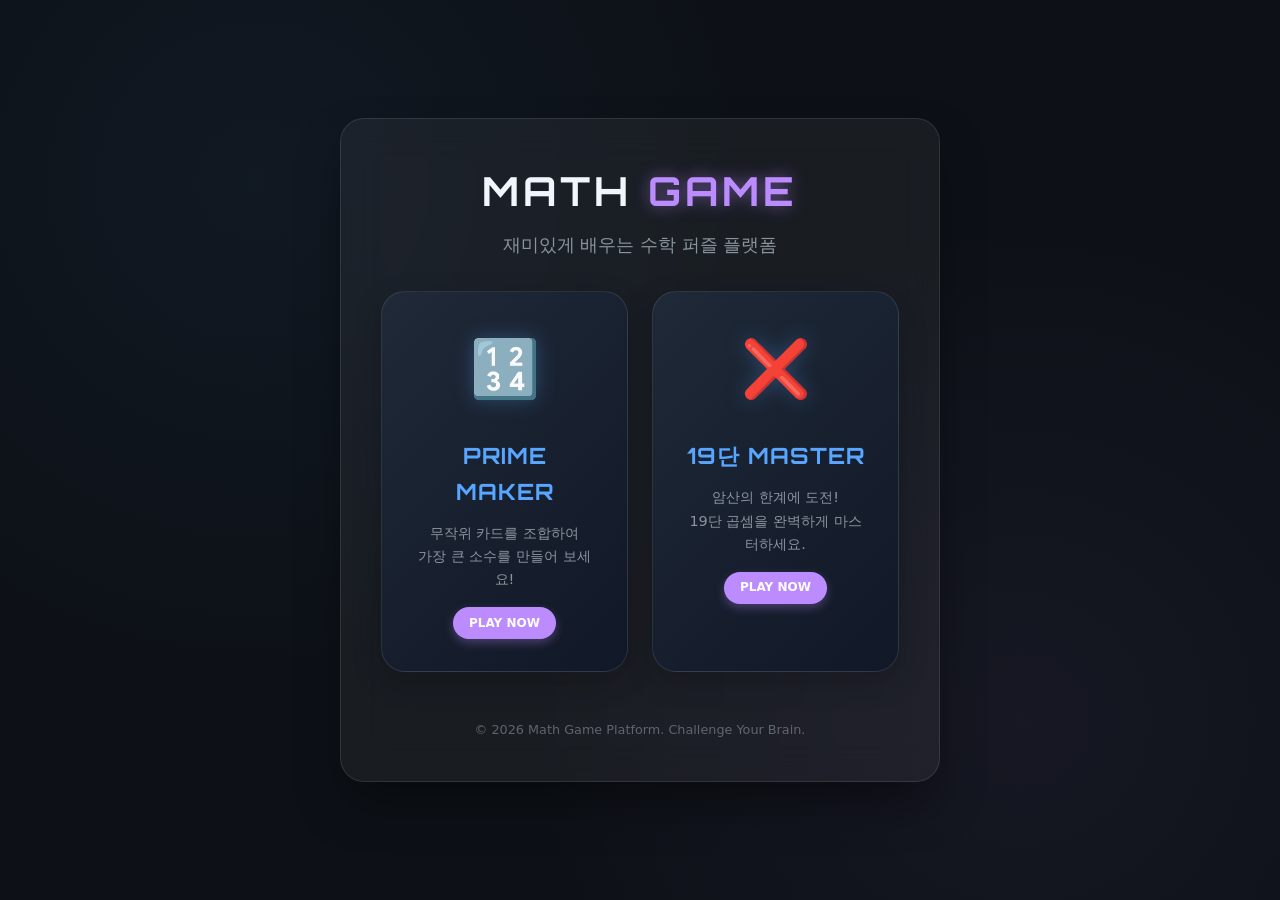
<file: index.html>
<!DOCTYPE html>
<html lang="ko">
<head>
    <meta charset="UTF-8">
    <meta name="viewport" content="width=device-width, initial-scale=1.0">
    <meta name="theme-color" content="#0d1117">
    <title>Math Game Portal</title>
    <!-- 공통 스타일은 추후 assets/css로 분리 예정이며 우선 루트 style.css 활용 -->
    <link rel="stylesheet" href="assets/css/main.css">
    <link rel="preconnect" href="https://fonts.googleapis.com">
    <link rel="preconnect" href="https://fonts.gstatic.com" crossorigin>
    <link href="https://fonts.googleapis.com/css2?family=Orbitron:wght@400;700&family=Pretendard:wght@400;600;800&display=swap" rel="stylesheet">
    <style>
        .portal-container {
            display: grid;
            grid-template-columns: repeat(auto-fit, minmax(220px, 1fr));
            gap: 1.5rem;
            margin-top: 1rem;
        }
        .game-card {
            background: var(--card-bg);
            border: 1px solid var(--glass-border);
            border-radius: 24px;
            padding: 2rem;
            text-decoration: none;
            color: var(--text-main);
            transition: all 0.4s cubic-bezier(0.175, 0.885, 0.32, 1.275);
            display: flex;
            flex-direction: column;
            align-items: center;
            position: relative;
            overflow: hidden;
            box-shadow: 0 10px 30px rgba(0,0,0,0.2);
        }
        .game-card:hover {
            transform: translateY(-10px) scale(1.02);
            border-color: var(--primary);
            box-shadow: 0 20px 40px rgba(88, 166, 255, 0.15);
        }
        .game-card::before {
            content: '';
            position: absolute;
            top: 0;
            left: -100%;
            width: 100%;
            height: 100%;
            background: linear-gradient(90deg, transparent, rgba(255,255,255,0.05), transparent);
            transition: 0.5s;
        }
        .game-card:hover::before {
            left: 100%;
        }
        .game-card h3 {
            font-family: 'Orbitron', sans-serif;
            font-size: 1.4rem;
            margin-bottom: 0.8rem;
            letter-spacing: 1px;
            color: var(--primary);
        }
        .game-card p {
            font-size: 0.9rem;
            color: var(--text-sub);
            line-height: 1.6;
            margin-bottom: 1rem;
        }
        .game-card .icon {
            font-size: 3.5rem;
            margin-bottom: 1.5rem;
            filter: drop-shadow(0 0 10px rgba(88, 166, 255, 0.3));
        }
        .badge {
            background: var(--accent);
            color: white;
            font-size: 0.75rem;
            padding: 0.4rem 1rem;
            border-radius: 30px;
            font-weight: 800;
            box-shadow: 0 4px 10px rgba(188, 140, 255, 0.3);
        }
        .coming-soon {
            opacity: 0.8;
            filter: grayscale(0.5);
        }
        .coming-soon .badge {
            background: #4a5568;
            box-shadow: none;
        }
    </style>
</head>
<body>
    <div id="app">
        <header>
            <h1>MATH <span class="accent">GAME</span></h1>
            <p style="color: var(--text-sub); font-size: 1.1rem;">재미있게 배우는 수학 퍼즐 플랫폼</p>
        </header>

        <main class="portal-container">
            <a href="games/prime-game/index.html" class="game-card">
                <div class="icon">🔢</div>
                <h3>PRIME MAKER</h3>
                <p>무작위 카드를 조합하여<br>가장 큰 소수를 만들어 보세요!</p>
                <div class="badge">PLAY NOW</div>
            </a>

            <a href="games/19xmaster/index.html" class="game-card">
                <div class="icon">❌</div>
                <h3>19단 MASTER</h3>
                <p>암산의 한계에 도전!<br>19단 곱셈을 완벽하게 마스터하세요.</p>
                <div class="badge">PLAY NOW</div>
            </a>
        </main>

        <footer>
            <p>&copy; 2026 Math Game Platform. Challenge Your Brain.</p>
        </footer>
    </div>
</body>
</html>
</file>
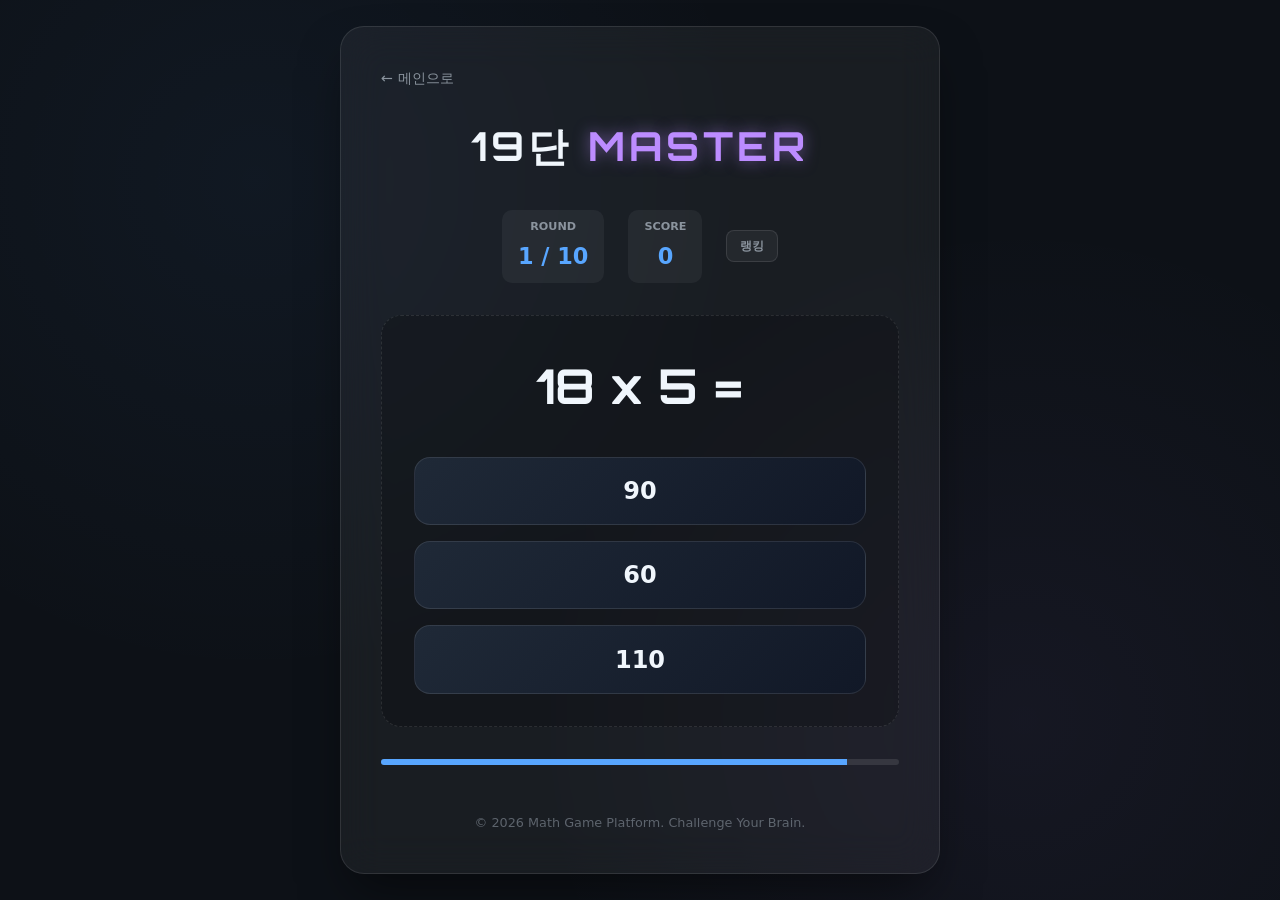
<file: games/19xmaster/index.html>
<!DOCTYPE html>
<html lang="ko">
<head>
    <meta charset="UTF-8">
    <meta name="viewport" content="width=device-width, initial-scale=1.0">
    <meta name="theme-color" content="#0d1117">
    <title>19단 Master - Coming Soon</title>
    <link rel="stylesheet" href="../../assets/css/main.css">
    <link rel="preconnect" href="https://fonts.googleapis.com">
    <link rel="preconnect" href="https://fonts.gstatic.com" crossorigin>
    <link href="https://fonts.googleapis.com/css2?family=Orbitron:wght@400;700&family=Pretendard:wght@400;600;800&display=swap" rel="stylesheet">
    <style>
        .game-area {
            margin: 2rem 0;
            padding: 2rem;
            background: rgba(0, 0, 0, 0.2);
            border-radius: 20px;
            border: 1px dashed var(--glass-border);
        }
        .question-text {
            font-family: 'Orbitron', sans-serif;
            font-size: 3rem;
            font-weight: 700;
            margin-bottom: 2rem;
            color: var(--text-main);
        }
        .options-container {
            display: grid;
            grid-template-columns: 1fr;
            gap: 1rem;
        }
        .option-btn {
            width: 100%;
            padding: 1.2rem;
            font-size: 1.5rem;
            background: var(--card-bg);
            border: 1px solid var(--glass-border);
            color: var(--text-main);
            border-radius: 16px;
            cursor: pointer;
            transition: all 0.2s;
        }
        .option-btn:hover:not(:disabled) {
            border-color: var(--primary);
            transform: scale(1.02);
            box-shadow: 0 5px 15px rgba(88, 166, 255, 0.2);
        }
        .option-btn.correct {
            background: var(--success) !important;
            border-color: var(--success);
            color: white;
        }
        .option-btn.wrong {
            background: var(--error) !important;
            border-color: var(--error);
            color: white;
        }
        .stats-bar {
            display: flex;
            justify-content: center;
            gap: 1.5rem;
            margin-bottom: 1.5rem;
            flex-wrap: wrap;
        }
        .stat-box {
            background: rgba(255, 255, 255, 0.05);
            padding: 0.5rem 1rem;
            border-radius: 10px;
            font-weight: 600;
            display: flex;
            flex-direction: column;
            align-items: center;
        }
        .stat-box .label {
            font-size: 0.7rem;
            color: var(--text-sub);
            margin-bottom: 0.2rem;
        }
        .stat-box .val {
            font-size: 1.4rem;
            color: var(--primary);
        }
        .mini-btn {
            padding: 0.4rem 0.8rem;
            font-size: 0.75rem;
            border-radius: 8px;
            background: var(--glass-bg);
            border: 1px solid var(--glass-border);
            color: var(--text-sub);
            cursor: pointer;
            transition: all 0.2s;
            height: fit-content;
            align-self: center;
        }
        .mini-btn:hover {
            color: var(--accent);
            border-color: var(--accent);
        }
        .timer-container {
            width: 100%;
            height: 6px;
            background: rgba(255, 255, 255, 0.1);
            border-radius: 3px;
            margin-top: 1rem;
            overflow: hidden;
        }
        #timer-bar {
            width: 100%;
            height: 100%;
            background: var(--primary);
            transition: width 0.1s linear, background-color 0.3s;
        }
        #timer-bar.warning {
            background: var(--error);
        }
        .result-overlay {
            flex-direction: column;
        }
        .result-overlay h2 {
            font-size: 2.5rem;
            margin-bottom: 1rem;
            font-family: 'Orbitron', sans-serif;
        }
        .score-display {
            font-size: 1.5rem;
            color: var(--primary);
            margin-bottom: 2rem;
            font-weight: 800;
        }

        input[type="text"] {
            width: 100%;
            padding: 0.8rem;
            margin-bottom: 1rem;
            background: rgba(0,0,0,0.3);
            border: 1px solid var(--glass-border);
            border-radius: 8px;
            color: white;
            text-align: center;
        }
    </style>
</head>
<body>
    <div id="app">
        <header>
            <div class="nav-header">
                <a href="../../index.html" class="back-link">← 메인으로</a>
            </div>
            <h1>19단 <span class="accent">MASTER</span></h1>
        </header>

        <main id="game-view">
            <div class="stats-bar">
                <div class="stat-box">
                    <span class="label">ROUND</span>
                    <span class="val"><span id="round-num">1</span> / 10</span>
                </div>
                <div class="stat-box">
                    <span class="label">SCORE</span>
                    <span class="val" id="score-val">0</span>
                </div>
                <div style="display: flex; gap: 0.5rem; align-items: center;">
                    <button id="rank-view-btn" class="mini-btn">랭킹</button>
                </div>
            </div>

            <div class="game-area">
                <div id="question" class="question-text">11 x 11 =</div>
                <div class="options-container" id="options">
                    <button class="option-btn">121</button>
                    <button class="option-btn">131</button>
                    <button class="option-btn">141</button>
                </div>
            </div>

            <div class="timer-container">
                <div id="timer-bar"></div>
            </div>
        </main>

        <!-- 정답/오답 결과 오버레이 (잠시 표시됨) -->
        <div id="feedback-overlay" class="overlay hidden">
            <div class="message-content">
                <h2 id="feedback-text">CORRECT!</h2>
            </div>
        </div>

        <!-- 게임 종료 오버레이 -->
        <div id="game-over-overlay" class="overlay hidden result-overlay">
            <div class="message-content">
                <h2>GAME OVER</h2>
                <div class="score-display">최종 점수: <span id="final-score">0</span></div>
                
                <div id="rank-input-area" class="hidden">
                    <p style="margin-bottom: 1rem;">축하합니다! TOP 5에 진입했습니다.</p>
                    <input type="text" id="player-name" placeholder="이름을 입력하세요" maxlength="10">
                    <button class="primary-btn" id="save-rank" style="width: 100%;">랭킹 등록</button>
                </div>

                <div id="leaderboard-view-in-game" class="hidden">
                    <button class="primary-btn" onclick="location.reload()" style="width: 100%;">다시 시작</button>
                </div>
                
                <div id="normal-end-view" class="hidden">
                    <button class="primary-btn" onclick="location.reload()" style="width: 100%;">다시 시작</button>
                </div>
            </div>
        </div>

        <!-- 랭킹 오버레이 (독립되어 헤더 버튼으로도 접근 가능) -->
        <div id="leaderboard-overlay" class="overlay hidden">
            <div class="message-content">
                <h3 style="margin-bottom: 1.5rem; font-family: 'Orbitron', sans-serif; letter-spacing: 2px;">TOP 5 RANKING</h3>
                <ul id="leaderboard-list" class="ranking-list"></ul>
                <button class="secondary-btn" id="close-rank-btn" style="width: 100%;">닫기</button>
            </div>
        </div>

        <footer>
            <p>&copy; 2026 Math Game Platform. Challenge Your Brain.</p>
        </footer>
    </div>
    <script src="../../assets/js/ranking.js"></script>
    <script src="game.js"></script>
</body>
</html>
</file>
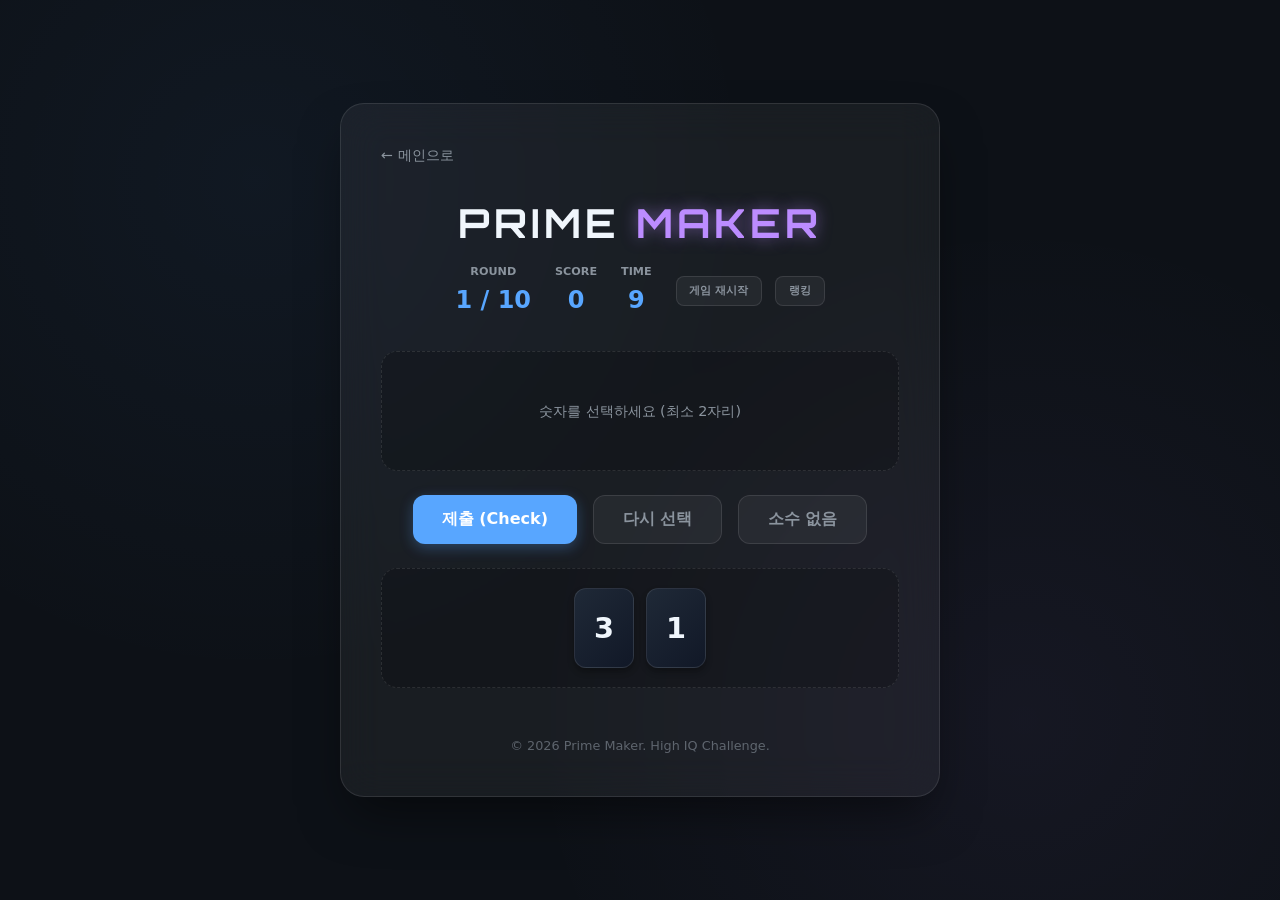
<file: games/prime-game/index.html>
<!DOCTYPE html>
<html lang="ko">
<head>
    <meta charset="UTF-8">
    <meta name="viewport" content="width=device-width, initial-scale=1.0, maximum-scale=1.0, user-scalable=no">
    <meta name="theme-color" content="#0d1117">
    <title>소수 만들기 (Make a Prime)</title>
    <link rel="stylesheet" href="style.css">
    <link rel="preconnect" href="https://fonts.googleapis.com">
    <link rel="preconnect" href="https://fonts.gstatic.com" crossorigin>
    <link href="https://fonts.googleapis.com/css2?family=Orbitron:wght@400;700&family=Pretendard:wght@400;600;800&display=swap" rel="stylesheet">
</head>
<body>
    <div id="app" class="glass">
        <header>
            <div class="nav-header">
                <a href="../../index.html" class="back-link">← 메인으로</a>
            </div>
            <h1>PRIME <span class="accent">MAKER</span></h1>
            <div class="stats">
                <div class="stat-item">
                    <span class="label">ROUND</span>
                    <span id="round-value" class="value">1 / 10</span>
                </div>
                <div class="stat-item">
                    <span class="label">SCORE</span>
                    <span id="score-value" class="value">0</span>
                </div>
                <div id="timer-area" class="stat-item">
                    <span class="label">TIME</span>
                    <span id="timer-value" class="value">10</span>
                </div>
                <div class="stat-item header-controls">
                    <button id="main-restart-btn" class="mini-btn">게임 재시작</button>
                    <button id="rank-view-btn" class="mini-btn">랭킹</button>
                </div>
            </div>
        </header>

        <main>
            <section id="selected-area" class="card-area">
                <div id="selected-cards" class="cards-container">
                    <!-- 선택된 카드들이 여기에 나타납니다 -->
                </div>
                <div class="placeholder-text" id="placeholder">숫자를 선택하세요 (최소 2자리)</div>
            </section>

            <section id="controls">
                <button id="submit-btn" class="primary-btn" disabled>제출 (Check)</button>
                <button id="reset-btn" class="secondary-btn">다시 선택</button>
                <button id="no-prime-btn" class="secondary-btn">소수 없음</button>
            </section>

            <section id="pool-area" class="card-area">
                <div id="card-pool" class="cards-container">
                    <!-- 랜덤 카드가 여기에 생성됩니다 -->
                </div>
            </section>
        </main>

        <!-- 정답/오답 피드백 오버레이 (19단 Master와 유사한 스타일) -->
        <div id="message-overlay" class="overlay hidden">
            <div class="message-content">
                <h2 id="status-title">통과!</h2>
                <p id="status-desc" style="margin-top: 1rem;"></p>
                <button id="next-btn" class="primary-btn hidden">다음 라운드</button>
            </div>
        </div>

        <!-- 랭킹 등록 및 게임 종료 오버레이 (팝업 스타일) -->
        <div id="rank-entry-overlay" class="overlay hidden">
            <div class="message-content fade-in">
                <h2 style="font-family: 'Orbitron', sans-serif; margin-bottom: 1rem;">GAME OVER</h2>
                <div class="score-display">최종 점수: <span id="final-score" class="accent" style="font-size: 2rem; display: block; margin: 1rem 0;">0</span></div>
                
                <div id="new-record-input" class="hidden">
                    <p style="margin-bottom: 1rem; color: var(--success);">TOP 5 기여를 기록했습니다!</p>
                    <input type="text" id="player-name" placeholder="이름을 입력하세요" maxlength="10" 
                           style="width: 100%; padding: 0.8rem; margin-bottom: 1.5rem; background: rgba(0,0,0,0.2); border: 1px solid var(--glass-border); border-radius: 12px; color: white; text-align: center;">
                    <button id="save-rank-btn" class="primary-btn" style="width: 100%; margin-bottom: 1rem;">기록 저장</button>
                </div>
                
                <button id="restart-btn" class="secondary-btn" style="width: 100%;">다시 시작하기</button>
            </div>
        </div>

        <!-- 랭킹 보드 오버레이 (팝업 스타일) -->
        <div id="leaderboard-overlay" class="overlay hidden">
            <div class="message-content fade-in leaderboard">
                <h2 style="font-family: 'Orbitron', sans-serif; letter-spacing: 2px; margin-bottom: 1.5rem;">TOP 5 RANKING</h2>
                <ul id="rank-list" class="ranking-list">
                    <!-- 랭킹 목록이 여기에 표시됩니다 -->
                </ul>
                <div class="overlay-controls" style="margin-top: 1.5rem;">
                    <button id="close-rank-btn" class="secondary-btn" style="width: 100%;">닫기</button>
                </div>
            </div>
        </div>

        <footer>
            <p>&copy; 2026 Prime Maker. High IQ Challenge.</p>
        </footer>
    </div>
    <script src="../../assets/js/ranking.js"></script>
    <script src="game.js"></script>
</body>
</html>
</file>
<file: assets/css/main.css>
:root {
    --bg-color: #0d1117;
    --glass-bg: rgba(255, 255, 255, 0.05);
    --glass-border: rgba(255, 255, 255, 0.1);
    --primary: #58a6ff;
    --accent: #bc8cff;
    --success: #3fb950;
    --error: #f85149;
    --text-main: #f0f6fc;
    --text-sub: #8b949e;
    --card-bg: linear-gradient(135deg, #1f2937 0%, #111827 100%);
}

* {
    box-sizing: border-box;
    margin: 0;
    padding: 0;
}

body {
    font-family: 'Pretendard', -apple-system, BlinkMacSystemFont, system-ui, Roboto, sans-serif;
    background-color: var(--bg-color);
    color: var(--text-main);
    display: flex;
    justify-content: center;
    align-items: center;
    min-height: 100vh;
    background-image: 
        radial-gradient(circle at 20% 20%, rgba(88, 166, 255, 0.05) 0%, transparent 40%),
        radial-gradient(circle at 80% 80%, rgba(188, 140, 255, 0.05) 0%, transparent 40%);
    touch-action: manipulation;
    -webkit-tap-highlight-color: transparent;
    user-select: none;
    -webkit-user-select: none;
    line-height: 1.6;
}

#app {
    width: 90vw;
    max-width: 600px;
    padding: 2.5rem;
    border-radius: 24px;
    border: 1px solid var(--glass-border);
    background: var(--glass-bg);
    backdrop-filter: blur(20px);
    -webkit-backdrop-filter: blur(20px);
    box-shadow: 0 25px 50px -12px rgba(0, 0, 0, 0.5);
    text-align: center;
    position: relative;
    overflow-y: auto;
    max-height: 95vh;
}

header {
    margin-bottom: 2rem;
}

h1 {
    font-family: 'Orbitron', sans-serif;
    font-size: 2.5rem;
    letter-spacing: 4px;
    margin-bottom: 0.5rem;
    font-weight: 700;
}

.accent {
    color: var(--accent);
    text-shadow: 0 0 15px rgba(188, 140, 255, 0.5);
}

.nav-header {
    display: flex;
    justify-content: flex-start;
    margin-bottom: 1.5rem;
}

.back-link {
    color: var(--text-sub);
    text-decoration: none;
    font-size: 0.9rem;
    display: flex;
    align-items: center;
    gap: 0.5rem;
    transition: all 0.2s;
}

.back-link:hover {
    color: var(--primary);
    transform: translateX(-5px);
}

/* Common Components */
button {
    padding: 0.8rem 1.8rem;
    border-radius: 12px;
    font-weight: 700;
    cursor: pointer;
    transition: all 0.2s cubic-bezier(0.4, 0, 0.2, 1);
    border: none;
    font-family: inherit;
    font-size: 1rem;
}

.primary-btn {
    background: var(--primary);
    color: white;
    box-shadow: 0 4px 14px rgba(88, 166, 255, 0.3);
}

.primary-btn:hover:not(:disabled) {
    transform: translateY(-2px);
    filter: brightness(1.1);
    box-shadow: 0 6px 20px rgba(88, 166, 255, 0.4);
}

.primary-btn:active:not(:disabled) {
    transform: translateY(0);
}

.secondary-btn {
    background: rgba(255, 255, 255, 0.05);
    border: 1px solid var(--glass-border);
    color: var(--text-sub);
}

.secondary-btn:hover {
    background: rgba(255, 255, 255, 0.1);
    color: var(--text-main);
    border-color: var(--primary);
}

/* Overlays */
.overlay {
    position: absolute;
    top: 0;
    left: 0;
    width: 100%;
    height: 100%;
    background: rgba(13, 17, 23, 0.9);
    display: flex;
    justify-content: center;
    align-items: center;
    z-index: 100;
    border-radius: 24px;
    backdrop-filter: blur(5px);
}

.message-content {
    background: var(--card-bg);
    padding: 2.5rem;
    border-radius: 24px;
    border: 1px solid var(--glass-border);
    width: 90%;
    max-width: 400px;
    box-shadow: 0 20px 40px rgba(0,0,0,0.4);
}

/* Ranking List Standardization */
.ranking-list {
    list-style: none;
    width: 100%;
    margin: 1.5rem 0;
    padding: 0;
}

.ranking-list li {
    display: flex;
    justify-content: space-between;
    align-items: center;
    padding: 0.8rem 0.5rem;
    border-bottom: 1px solid var(--glass-border);
}

.ranking-list li:last-child {
    border-bottom: none;
}

.rank-info {
    display: flex;
    align-items: center;
    flex-grow: 1;
    overflow: hidden;
}

.rank-num {
    color: var(--accent);
    font-weight: 800;
    min-width: 40px;
    font-size: 0.9rem;
}

.rank-name {
    flex-grow: 1;
    text-align: left;
    padding: 0 10px;
    white-space: nowrap;
    overflow: hidden;
    text-overflow: ellipsis;
    color: var(--text-main);
}

.rank-score {
    color: var(--primary);
    font-weight: 700;
    min-width: 80px;
    text-align: right;
    margin-right: 10px;
    font-family: 'Orbitron', sans-serif;
    font-size: 0.9rem;
}

.delete-rank-item {
    background: none;
    border: none;
    color: var(--error);
    opacity: 0.4;
    cursor: pointer;
    font-size: 1.2rem;
    padding: 4px 8px;
    transition: all 0.2s;
    line-height: 1;
}

.delete-rank-item:hover {
    opacity: 1;
    transform: scale(1.2);
}

.hidden {
    display: none !important;
}

/* Animations */
@keyframes fadeIn {
    from { opacity: 0; transform: translateY(10px); }
    to { opacity: 1; transform: translateY(0); }
}

.fade-in {
    animation: fadeIn 0.4s ease-out;
}

footer {
    margin-top: 3rem;
    font-size: 0.8rem;
    color: var(--text-sub);
    opacity: 0.6;
}

@media (max-width: 480px) {
    #app {
        padding: 1.5rem;
        width: 95vw;
        border-radius: 16px;
    }
    h1 {
        font-size: 1.8rem;
    }
}
</file>
<file: games/prime-game/style.css>
/* Game-specific styles for Prime Maker */
@import url('../../assets/css/main.css');

.stats {
    display: flex;
    justify-content: center;
    gap: 1.5rem;
    flex-wrap: wrap;
}

.stat-item {
    display: flex;
    flex-direction: column;
    justify-content: center;
}

.stat-item.header-controls {
    flex-direction: row;
    gap: 0.8rem;
    align-items: center;
}

.mini-btn {
    padding: 0.4rem 0.8rem;
    font-size: 0.7rem;
    border-radius: 8px;
    background: var(--glass-bg);
    border: 1px solid var(--glass-border);
    color: var(--text-sub);
    cursor: pointer;
    transition: all 0.2s;
}

.mini-btn:hover {
    color: var(--accent);
    border-color: var(--accent);
}

.label {
    font-size: 0.7rem;
    color: var(--text-sub);
    font-weight: 700;
}

.value {
    font-size: 1.5rem;
    font-weight: 800;
    color: var(--primary);
}

#timer-value.warning {
    color: var(--error);
    animation: pulse 0.5s infinite;
}

@keyframes pulse {
    0% { transform: scale(1); opacity: 1; }
    50% { transform: scale(1.1); opacity: 0.8; }
    100% { transform: scale(1); opacity: 1; }
}

/* Card Areas */
.card-area {
    min-height: 120px;
    background: rgba(0, 0, 0, 0.2);
    border-radius: 16px;
    margin: 1.5rem 0;
    display: flex;
    flex-direction: column;
    justify-content: center;
    align-items: center;
    padding: 1rem;
    border: 1px dashed var(--glass-border);
}

.cards-container {
    display: flex;
    justify-content: center;
    gap: 12px;
    flex-wrap: wrap;
    width: 100%;
}

.placeholder-text {
    color: var(--text-sub);
    font-size: 0.9rem;
    pointer-events: none;
}

/* Individual Card */
.card {
    width: 60px;
    height: 80px;
    background: var(--card-bg);
    border: 1px solid var(--glass-border);
    border-radius: 12px;
    display: flex;
    justify-content: center;
    align-items: center;
    font-size: 1.8rem;
    font-weight: 800;
    cursor: pointer;
    transition: transform 0.2s, box-shadow 0.2s, background 0.2s;
    user-select: none;
    -webkit-user-select: none;
    box-shadow: 0 4px 6px rgba(0,0,0,0.3);
    touch-action: none;
}

.card:hover {
    transform: translateY(-5px);
    box-shadow: 0 8px 15px rgba(88, 166, 255, 0.3);
    border-color: var(--primary);
}

#controls {
    display: flex;
    justify-content: center;
    gap: 1rem;
    margin: 1.5rem 0;
}

/* Game Status Feedback */
#status-title {
    font-size: 2rem;
    margin-bottom: 0.5rem;
}

.success-text { color: var(--success); }
.error-text { color: var(--error); }

#status-desc {
    margin-bottom: 1.5rem;
    color: var(--text-sub);
}

.shake {
    animation: shake 0.5s;
}

@keyframes shake {
    0%, 100% { transform: translateX(0); }
    10%, 30%, 50%, 70%, 90% { transform: translateX(-5px); }
    20%, 40%, 60%, 80% { transform: translateX(5px); }
}

@media (max-width: 480px) {
    .stats {
        gap: 0.5rem;
    }
    .value {
        font-size: 1.2rem;
    }
}
</file>
